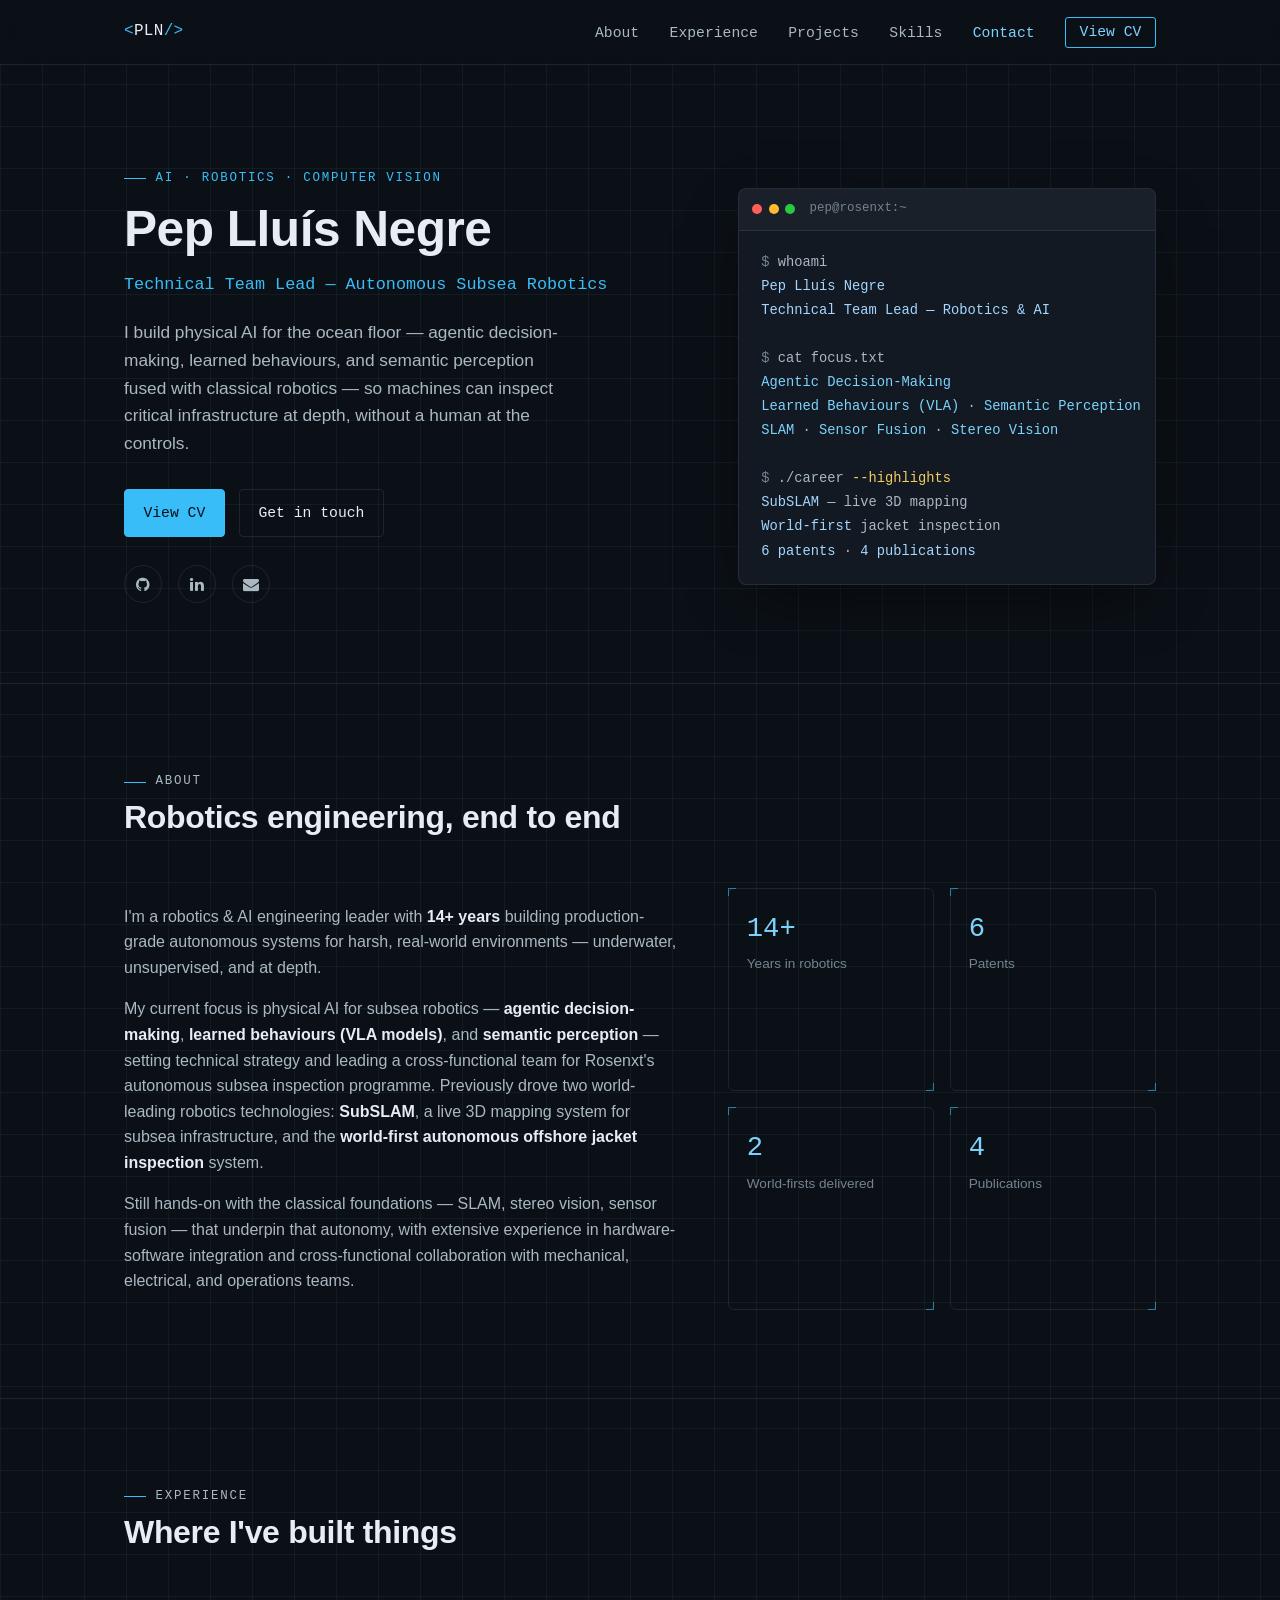
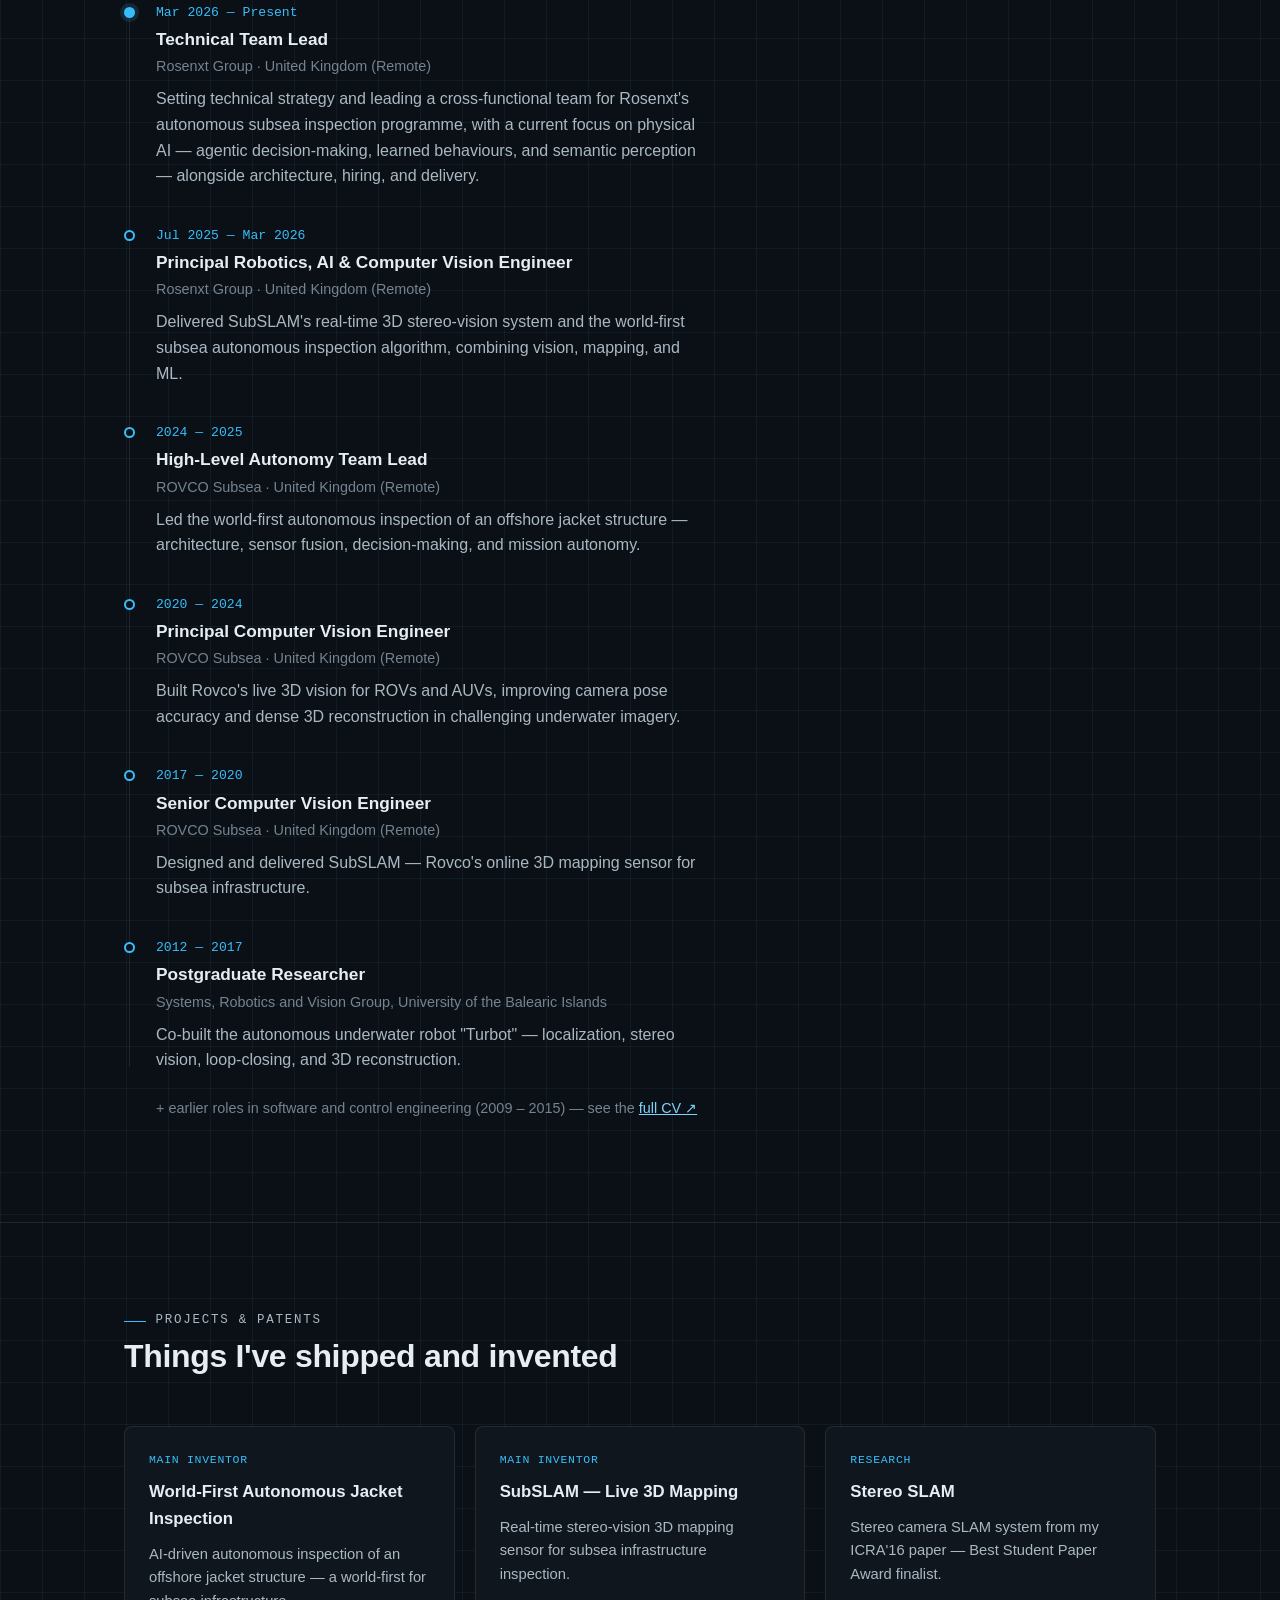
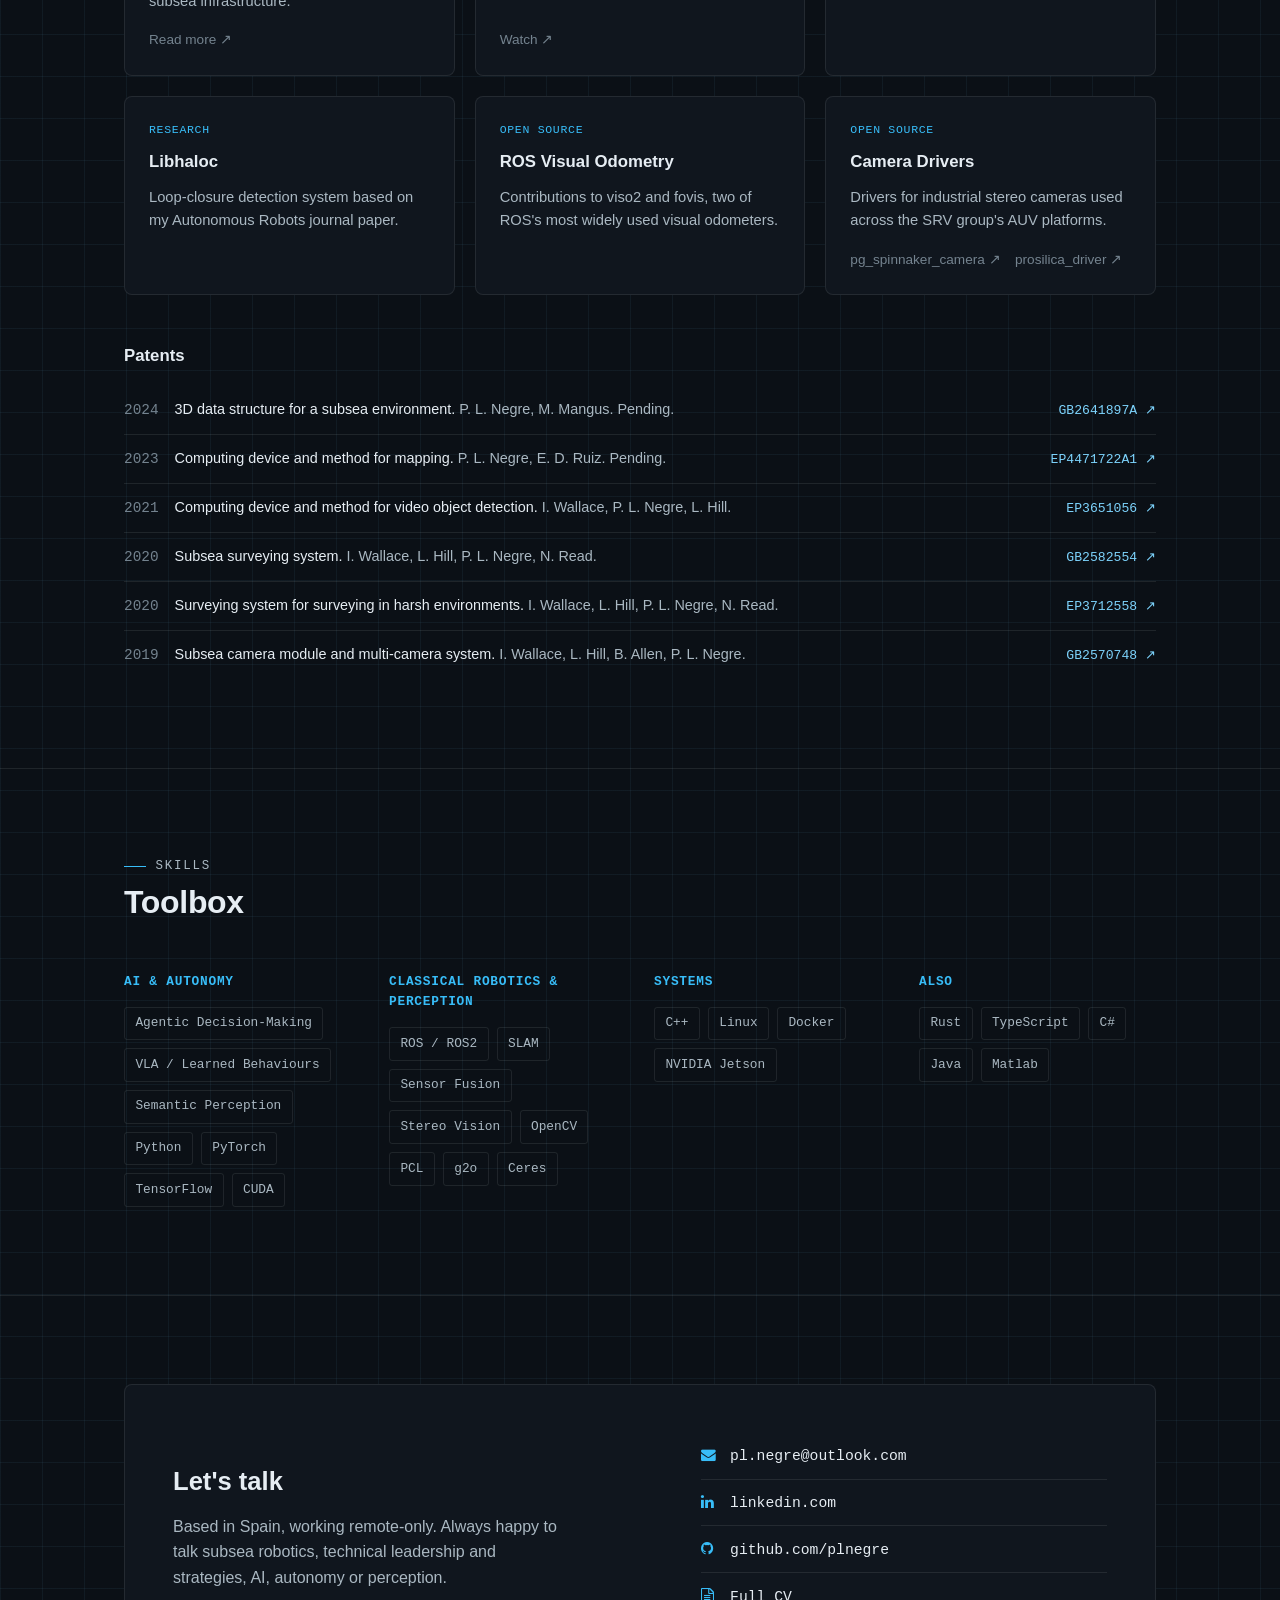
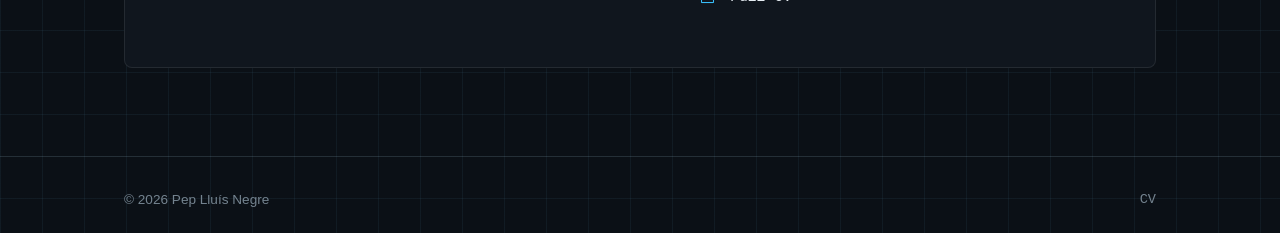
<file: index.html>
<!DOCTYPE html>
<html lang="en">
<head>
  <meta charset="UTF-8" />
  <meta http-equiv="X-UA-Compatible" content="IE=edge">
  <title>Pep Lluís Negre — Robotics, AI &amp; Computer Vision</title>
  <meta name="viewport" content="width=device-width, initial-scale=1, maximum-scale=1" />
  <meta name="description" content="Pep Lluís Negre — Robotics engineering leader. Autonomous subsea robotics, AI, SLAM, and computer vision." />
  <meta name="keywords" content="plnegre, robotics, computer vision, underwater robotics, SLAM, autonomy, AI" />
  <meta name="author" content="Pep Lluís Negre" />
  <link rel="icon" href="favicon.ico">

  <link rel="stylesheet" href="css/font-awesome.css">
  <link rel="stylesheet" href="css/site.css">
</head>
<body>

  <!-- Nav -->
  <nav class="nav">
    <div class="container">
      <a class="brand" href="#home"><span class="bracket">&lt;</span>PLN<span class="bracket">/&gt;</span></a>
      <button class="nav-toggle" aria-label="Toggle menu"><i class="fa fa-bars"></i></button>
      <ul class="nav-links">
        <li><a href="#about">About</a></li>
        <li><a href="#experience">Experience</a></li>
        <li><a href="#projects">Projects</a></li>
        <li><a href="#skills">Skills</a></li>
        <li><a href="#contact">Contact</a></li>
        <li><a class="cta" href="cv/index.html">View CV</a></li>
      </ul>
    </div>
  </nav>

  <!-- Hero -->
  <section id="home" class="hero">
    <div class="container">
      <div class="reveal in">
        <p class="eyebrow">AI · Robotics · Computer Vision</p>
        <h1>Pep Lluís Negre</h1>
        <p class="role">Technical Team Lead — Autonomous Subsea Robotics</p>
        <p class="lede">I build physical AI for the ocean floor — agentic decision-making, learned behaviours, and semantic perception fused with classical robotics — so machines can inspect critical infrastructure at depth, without a human at the controls.</p>
        <div class="btn-row">
          <a class="btn btn-primary" href="cv/index.html">View CV</a>
          <a class="btn btn-ghost" href="#contact">Get in touch</a>
        </div>
        <div class="social-row">
          <a href="https://github.com/plnegre" target="_blank" title="GitHub"><i class="fa fa-github"></i></a>
          <a href="https://www.linkedin.com/in/pep-lluis-n-a2674336/" target="_blank" title="LinkedIn"><i class="fa fa-linkedin"></i></a>
          <a href="mailto:pl.negre@outlook.com" title="Email"><i class="fa fa-envelope"></i></a>
        </div>
      </div>

      <div class="reveal in">
        <div class="term">
          <div class="term-bar">
            <span class="term-dot"></span><span class="term-dot"></span><span class="term-dot"></span>
            <span class="term-title">pep@rosenxt:~</span>
          </div>
          <pre><span class="tok-com">$</span> whoami
<span class="tok-str">Pep Lluís Negre</span>
<span class="tok-str">Technical Team Lead — Robotics &amp; AI</span>

<span class="tok-com">$</span> cat focus.txt
<span class="tok-key">Agentic Decision-Making</span>
<span class="tok-key">Learned Behaviours (VLA)</span> · <span class="tok-key">Semantic Perception</span>
<span class="tok-key">SLAM</span> · <span class="tok-key">Sensor Fusion</span> · <span class="tok-key">Stereo Vision</span>

<span class="tok-com">$</span> ./career <span class="tok-fn">--highlights</span>
<span class="tok-str">SubSLAM</span> — live 3D mapping
<span class="tok-str">World-first</span> jacket inspection
<span class="tok-str">6 patents</span> · <span class="tok-str">4 publications</span></pre>
        </div>
      </div>
    </div>
  </section>

  <!-- About -->
  <section id="about">
    <div class="container">
      <div class="section-head reveal">
        <p class="eyebrow">About</p>
        <h2>Robotics engineering, end to end</h2>
      </div>

      <div class="about-grid reveal">
        <div>
          <p>I'm a robotics &amp; AI engineering leader with <strong>14+ years</strong> building production-grade autonomous systems for harsh, real-world environments — underwater, unsupervised, and at depth.</p>
          <p>My current focus is physical AI for subsea robotics — <strong>agentic decision-making</strong>, <strong>learned behaviours (VLA models)</strong>, and <strong>semantic perception</strong> — setting technical strategy and leading a cross-functional team for Rosenxt's autonomous subsea inspection programme. Previously drove two world-leading robotics technologies: <strong>SubSLAM</strong>, a live 3D mapping system for subsea infrastructure, and the <strong>world-first autonomous offshore jacket inspection</strong> system.</p>
          <p>Still hands-on with the classical foundations — SLAM, stereo vision, sensor fusion — that underpin that autonomy, with extensive experience in hardware-software integration and cross-functional collaboration with mechanical, electrical, and operations teams.</p>
        </div>

        <div class="stat-grid">
          <div class="stat"><span class="num">14+</span><span class="label">Years in robotics</span></div>
          <div class="stat"><span class="num">6</span><span class="label">Patents</span></div>
          <div class="stat"><span class="num">2</span><span class="label">World-firsts delivered</span></div>
          <div class="stat"><span class="num">4</span><span class="label">Publications</span></div>
        </div>
      </div>
    </div>
  </section>

  <!-- Experience -->
  <section id="experience">
    <div class="container">
      <div class="section-head reveal">
        <p class="eyebrow">Experience</p>
        <h2>Where I've built things</h2>
      </div>

      <div class="timeline reveal">
        <div class="tl-item current">
          <div class="tl-date">Mar 2026 — Present</div>
          <h3 class="tl-role">Technical Team Lead</h3>
          <div class="tl-org">Rosenxt Group · United Kingdom (Remote)</div>
          <p>Setting technical strategy and leading a cross-functional team for Rosenxt's autonomous subsea inspection programme, with a current focus on physical AI — agentic decision-making, learned behaviours, and semantic perception — alongside architecture, hiring, and delivery.</p>
        </div>

        <div class="tl-item">
          <div class="tl-date">Jul 2025 — Mar 2026</div>
          <h3 class="tl-role">Principal Robotics, AI &amp; Computer Vision Engineer</h3>
          <div class="tl-org">Rosenxt Group · United Kingdom (Remote)</div>
          <p>Delivered SubSLAM's real-time 3D stereo-vision system and the world-first subsea autonomous inspection algorithm, combining vision, mapping, and ML.</p>
        </div>

        <div class="tl-item">
          <div class="tl-date">2024 — 2025</div>
          <h3 class="tl-role">High-Level Autonomy Team Lead</h3>
          <div class="tl-org">ROVCO Subsea · United Kingdom (Remote)</div>
          <p>Led the world-first autonomous inspection of an offshore jacket structure — architecture, sensor fusion, decision-making, and mission autonomy.</p>
        </div>

        <div class="tl-item">
          <div class="tl-date">2020 — 2024</div>
          <h3 class="tl-role">Principal Computer Vision Engineer</h3>
          <div class="tl-org">ROVCO Subsea · United Kingdom (Remote)</div>
          <p>Built Rovco's live 3D vision for ROVs and AUVs, improving camera pose accuracy and dense 3D reconstruction in challenging underwater imagery.</p>
        </div>

        <div class="tl-item">
          <div class="tl-date">2017 — 2020</div>
          <h3 class="tl-role">Senior Computer Vision Engineer</h3>
          <div class="tl-org">ROVCO Subsea · United Kingdom (Remote)</div>
          <p>Designed and delivered SubSLAM — Rovco's online 3D mapping sensor for subsea infrastructure.</p>
        </div>

        <div class="tl-item">
          <div class="tl-date">2012 — 2017</div>
          <h3 class="tl-role">Postgraduate Researcher</h3>
          <div class="tl-org">Systems, Robotics and Vision Group, University of the Balearic Islands</div>
          <p>Co-built the autonomous underwater robot "Turbot" — localization, stereo vision, loop-closing, and 3D reconstruction.</p>
        </div>
      </div>

      <p class="timeline-more">+ earlier roles in software and control engineering (2009 – 2015) — see the <a href="cv/index.html">full CV ↗</a></p>
    </div>
  </section>

  <!-- Projects -->
  <section id="projects">
    <div class="container">
      <div class="section-head reveal">
        <p class="eyebrow">Projects &amp; Patents</p>
        <h2>Things I've shipped and invented</h2>
      </div>

      <div class="card-grid reveal">
        <div class="card">
          <span class="tag">Main Inventor</span>
          <h3><a href="https://www.offshore-energy.biz/worlds-first-ai-powered-autonomous-subsea-vehicle-changing-underwater-inspection-and-survey-game-video/" target="_blank">World-First Autonomous Jacket Inspection</a></h3>
          <p>AI-driven autonomous inspection of an offshore jacket structure — a world-first for subsea infrastructure.</p>
          <div class="links"><a href="https://www.offshore-energy.biz/worlds-first-ai-powered-autonomous-subsea-vehicle-changing-underwater-inspection-and-survey-game-video/" target="_blank">Read more ↗</a></div>
        </div>

        <div class="card">
          <span class="tag">Main Inventor</span>
          <h3><a href="https://youtu.be/R4PEVjXsoFY" target="_blank">SubSLAM — Live 3D Mapping</a></h3>
          <p>Real-time stereo-vision 3D mapping sensor for subsea infrastructure inspection.</p>
          <div class="links"><a href="https://youtu.be/R4PEVjXsoFY" target="_blank">Watch ↗</a></div>
        </div>

        <div class="card">
          <span class="tag">Research</span>
          <h3>Stereo SLAM</h3>
          <p>Stereo camera SLAM system from my ICRA'16 paper — Best Student Paper Award finalist.</p>
        </div>

        <div class="card">
          <span class="tag">Research</span>
          <h3>Libhaloc</h3>
          <p>Loop-closure detection system based on my Autonomous Robots journal paper.</p>
        </div>

        <div class="card">
          <span class="tag">Open Source</span>
          <h3>ROS Visual Odometry</h3>
          <p>Contributions to viso2 and fovis, two of ROS's most widely used visual odometers.</p>
        </div>

        <div class="card">
          <span class="tag">Open Source</span>
          <h3>Camera Drivers</h3>
          <p>Drivers for industrial stereo cameras used across the SRV group's AUV platforms.</p>
          <div class="links">
            <a href="https://github.com/srv/pg_spinnaker_camera" target="_blank">pg_spinnaker_camera ↗</a>
            <a href="https://github.com/srv/prosilica_driver" target="_blank">prosilica_driver ↗</a>
          </div>
        </div>
      </div>

      <div class="patents-block reveal">
        <h3>Patents</h3>
        <ul class="patents-list">
          <li>
            <span class="p-year">2024</span>
            <span class="p-title"><strong>3D data structure for a subsea environment.</strong> P. L. Negre, M. Mangus. Pending.</span>
            <a class="p-link" href="https://patents.google.com/patent/GB2641897A/en" target="_blank">GB2641897A ↗</a>
          </li>
          <li>
            <span class="p-year">2023</span>
            <span class="p-title"><strong>Computing device and method for mapping.</strong> P. L. Negre, E. D. Ruiz. Pending.</span>
            <a class="p-link" href="https://patentimages.storage.googleapis.com/57/5b/6b/83501447cbddb4/EP4471722A1.pdf" target="_blank">EP4471722A1 ↗</a>
          </li>
          <li>
            <span class="p-year">2021</span>
            <span class="p-title"><strong>Computing device and method for video object detection.</strong> I. Wallace, P. L. Negre, L. Hill.</span>
            <a class="p-link" href="https://register.epo.org/application?number=EP18204705&amp;tab=main" target="_blank">EP3651056 ↗</a>
          </li>
          <li>
            <span class="p-year">2020</span>
            <span class="p-title"><strong>Subsea surveying system.</strong> I. Wallace, L. Hill, P. L. Negre, N. Read.</span>
            <a class="p-link" href="GB2582554.pdf" target="_blank">GB2582554 ↗</a>
          </li>
          <li>
            <span class="p-year">2020</span>
            <span class="p-title"><strong>Surveying system for surveying in harsh environments.</strong> I. Wallace, L. Hill, P. L. Negre, N. Read.</span>
            <a class="p-link" href="EP3712558A1.pdf" target="_blank">EP3712558 ↗</a>
          </li>
          <li>
            <span class="p-year">2019</span>
            <span class="p-title"><strong>Subsea camera module and multi-camera system.</strong> I. Wallace, L. Hill, B. Allen, P. L. Negre.</span>
            <a class="p-link" href="https://www.ipo.gov.uk/p-ipsum/Case/PublicationNumber/GB2570748" target="_blank">GB2570748 ↗</a>
          </li>
        </ul>
      </div>
    </div>
  </section>

  <!-- Skills -->
  <section id="skills">
    <div class="container">
      <div class="section-head reveal">
        <p class="eyebrow">Skills</p>
        <h2>Toolbox</h2>
      </div>

      <div class="skills-grid reveal">
        <div class="skill-col">
          <h4>AI &amp; Autonomy</h4>
          <div class="pill-list">
            <span class="pill">Agentic Decision-Making</span>
            <span class="pill">VLA / Learned Behaviours</span>
            <span class="pill">Semantic Perception</span>
            <span class="pill">Python</span>
            <span class="pill">PyTorch</span>
            <span class="pill">TensorFlow</span>
            <span class="pill">CUDA</span>
          </div>
        </div>

        <div class="skill-col">
          <h4>Classical Robotics &amp; Perception</h4>
          <div class="pill-list">
            <span class="pill">ROS / ROS2</span>
            <span class="pill">SLAM</span>
            <span class="pill">Sensor Fusion</span>
            <span class="pill">Stereo Vision</span>
            <span class="pill">OpenCV</span>
            <span class="pill">PCL</span>
            <span class="pill">g2o</span>
            <span class="pill">Ceres</span>
          </div>
        </div>

        <div class="skill-col">
          <h4>Systems</h4>
          <div class="pill-list">
            <span class="pill">C++</span>
            <span class="pill">Linux</span>
            <span class="pill">Docker</span>
            <span class="pill">NVIDIA Jetson</span>
          </div>
        </div>

        <div class="skill-col">
          <h4>Also</h4>
          <div class="pill-list">
            <span class="pill">Rust</span>
            <span class="pill">TypeScript</span>
            <span class="pill">C#</span>
            <span class="pill">Java</span>
            <span class="pill">Matlab</span>
          </div>
        </div>
      </div>
    </div>
  </section>

  <!-- Contact -->
  <section id="contact">
    <div class="container">
      <div class="contact-panel reveal">
        <div>
          <h2>Let's talk</h2>
          <p>Based in Spain, working remote-only. Always happy to talk subsea robotics, technical leadership and strategies, AI, autonomy or perception.</p>
        </div>
        <ul class="contact-list">
          <li><a href="mailto:pl.negre@outlook.com"><i class="fa fa-envelope"></i> pl.negre@outlook.com</a></li>
          <li><a href="https://www.linkedin.com/in/pep-lluis-n-a2674336/" target="_blank"><i class="fa fa-linkedin"></i> linkedin.com</a></li>
          <li><a href="https://github.com/plnegre" target="_blank"><i class="fa fa-github"></i> github.com/plnegre</a></li>
          <li><a href="cv/index.html"><i class="fa fa-file-text-o"></i> Full CV</a></li>
        </ul>
      </div>
    </div>
  </section>

  <footer>
    <div class="container">
      <span>© 2026 Pep Lluís Negre</span>
      <a href="cv/index.html">CV</a>
    </div>
  </footer>

  <script src="js/site.js"></script>
</body>
</html>
</file>
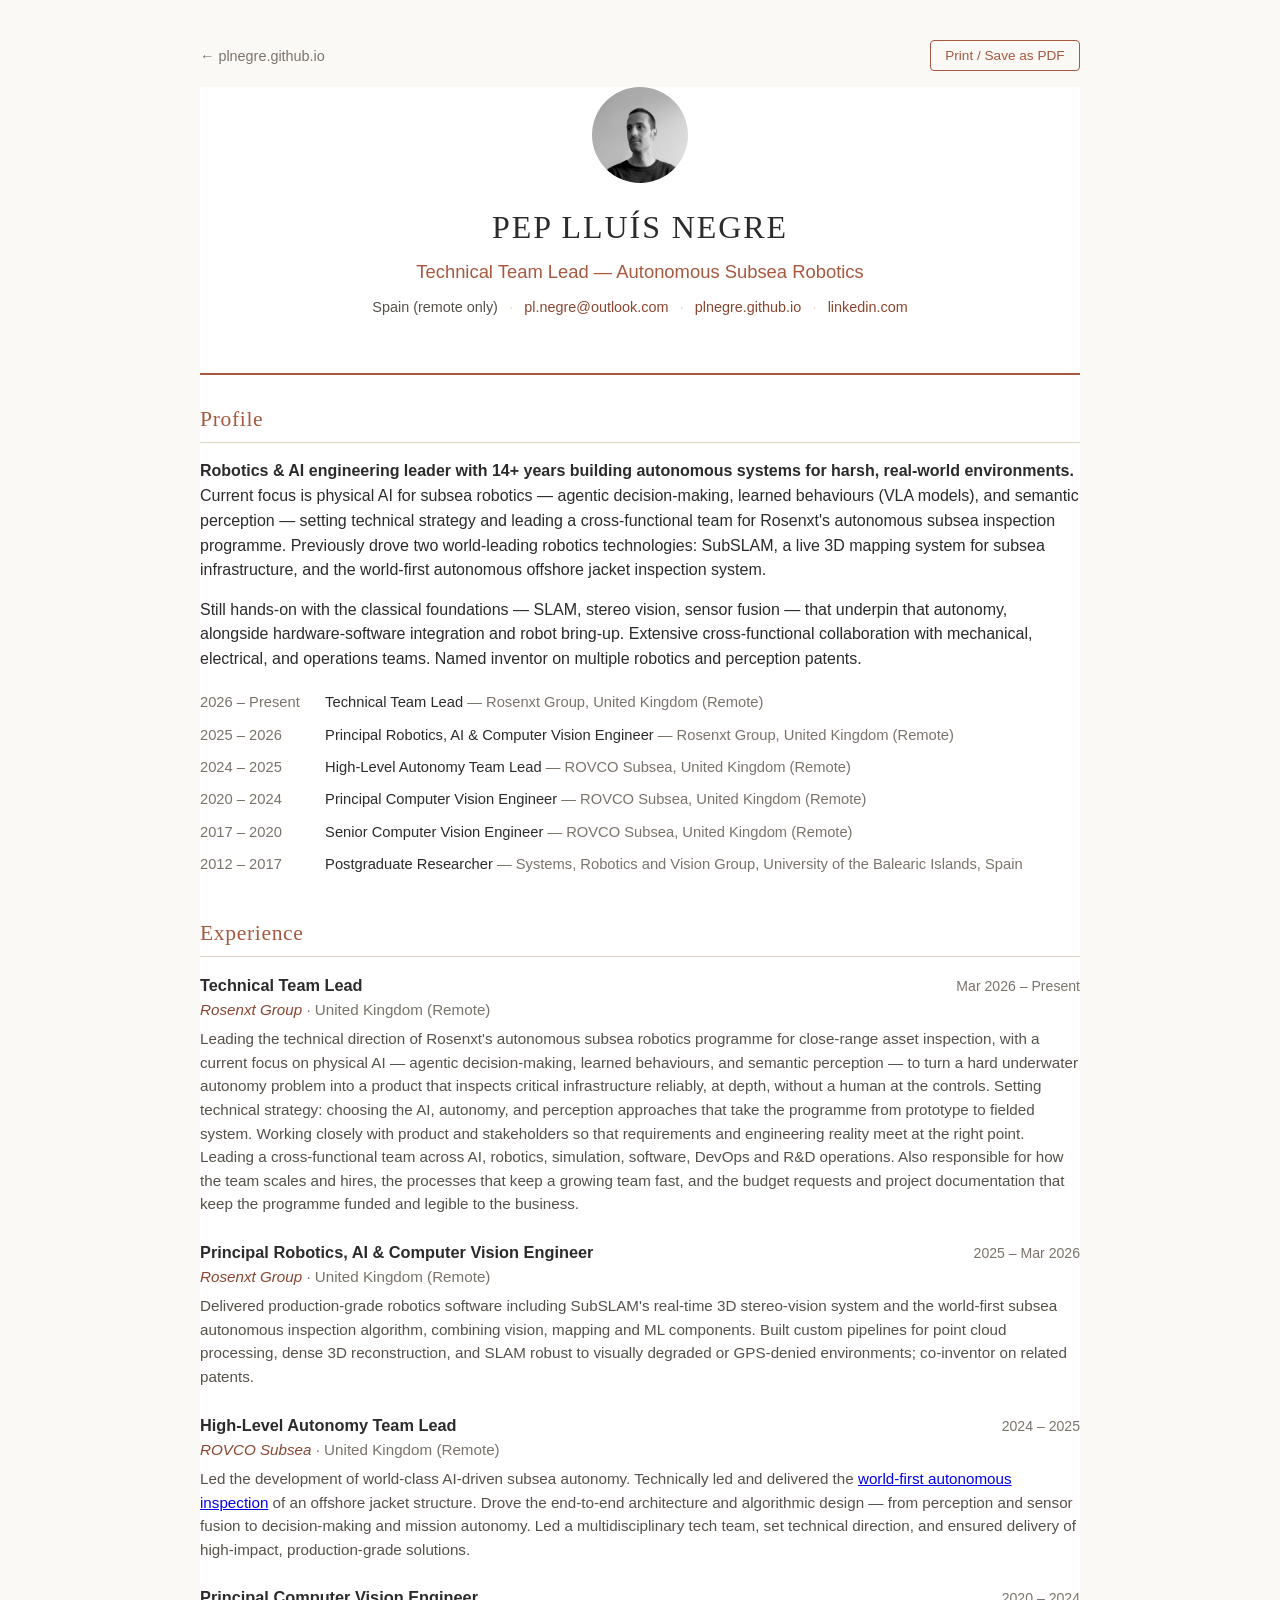
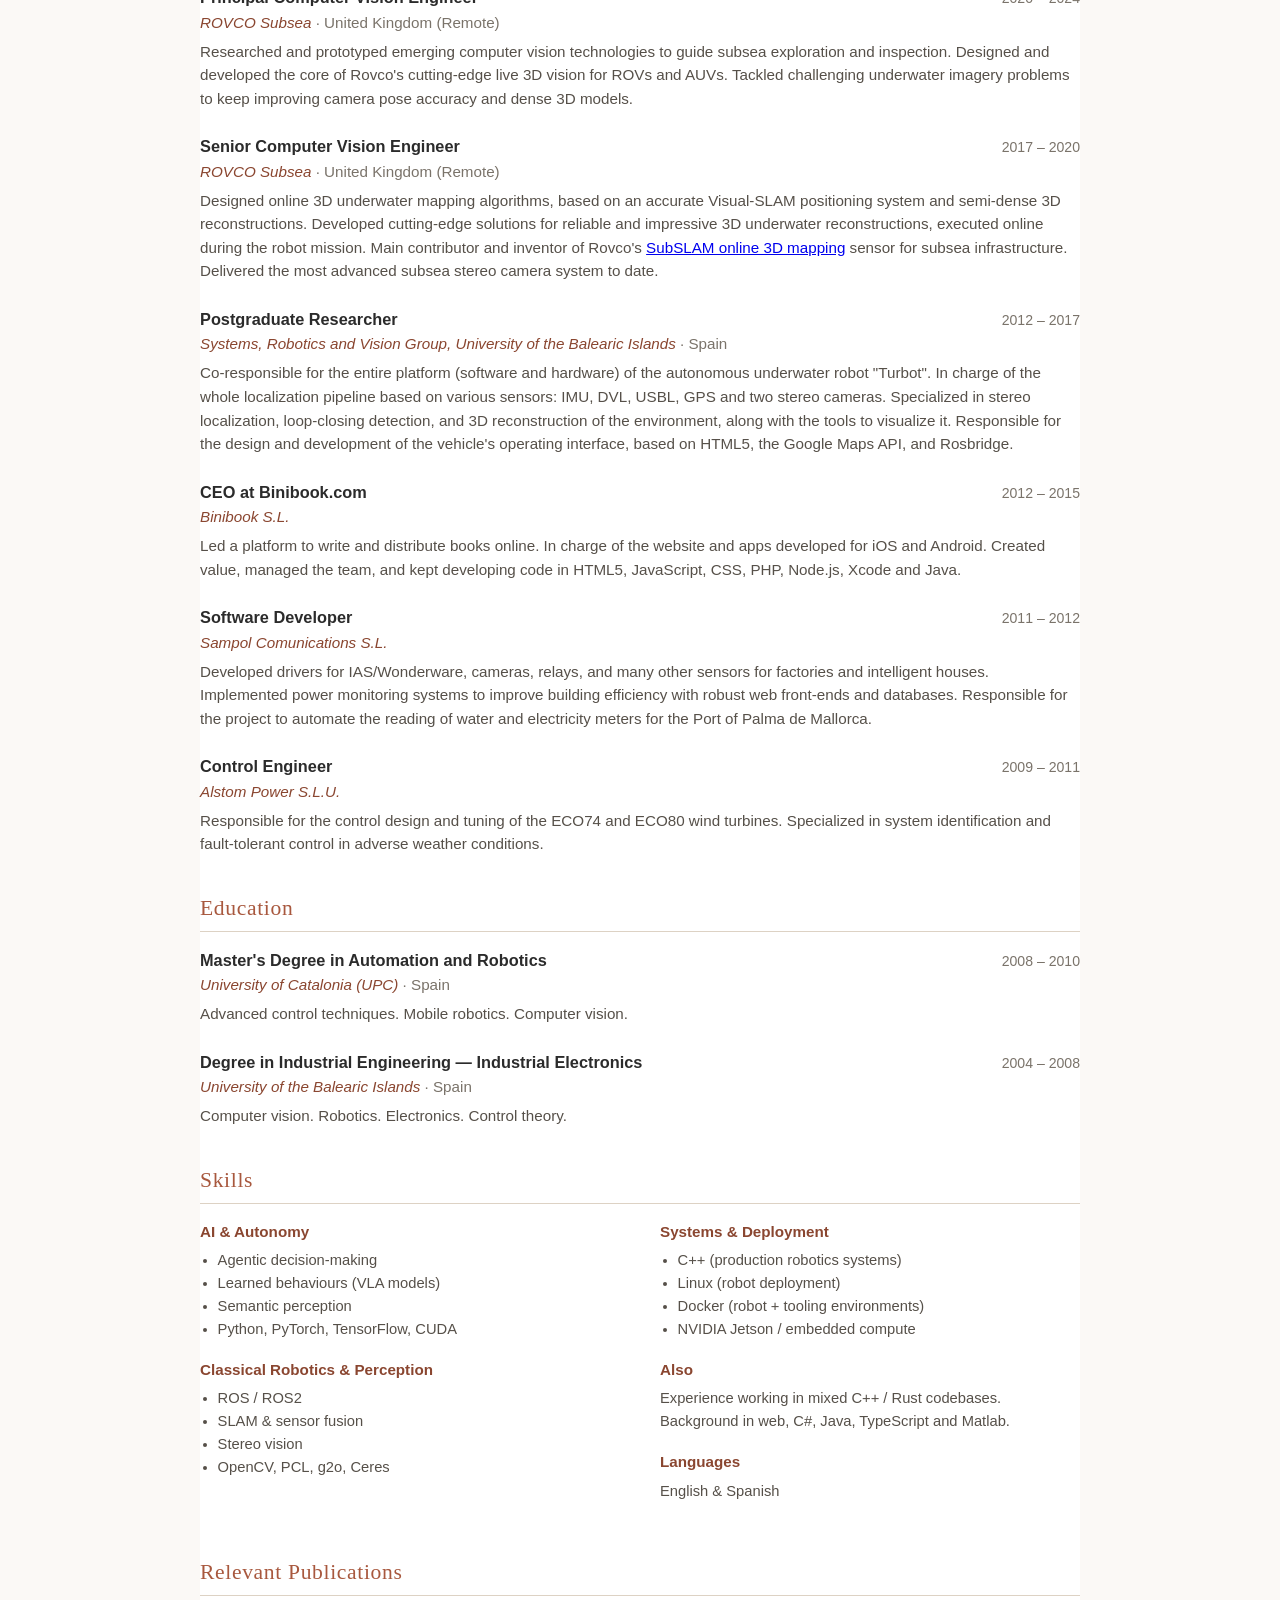
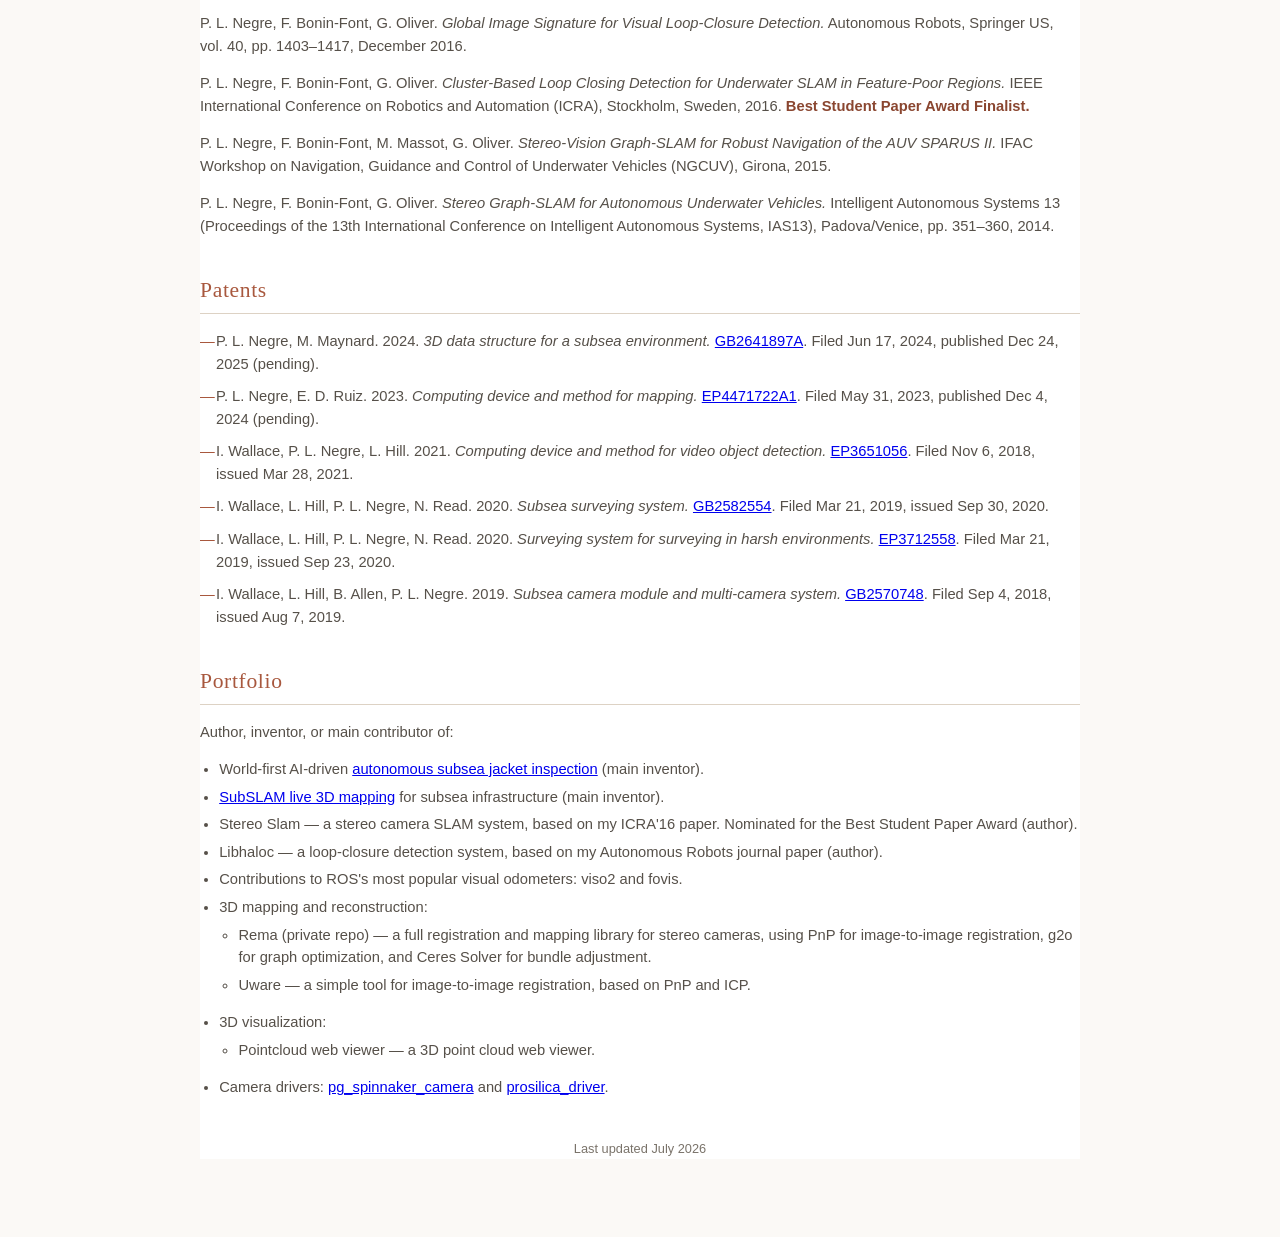
<file: cv/index.html>
<!DOCTYPE html>
<html lang="en">
<head>
<meta charset="UTF-8" />
<meta http-equiv="X-UA-Compatible" content="IE=edge">
<title>Pep Lluís Negre — CV</title>
<meta name="viewport" content="width=device-width, initial-scale=1, maximum-scale=1" />
<meta name="description" content="Pep Lluís Negre — Curriculum Vitae. Robotics, AI & Computer Vision engineering leader." />
<meta name="keywords" content="plnegre, CV, resume, robotics, computer vision, underwater robotics, SLAM, autonomy" />
<meta name="author" content="Pep Lluís Negre" />
<link rel="icon" href="../favicon.ico">
<style>
  :root{
    --accent: #a8583e;
    --accent-dark: #8a4630;
    --ink: #2b2b2b;
    --ink-soft: #565049;
    --muted: #7a736a;
    --rule: #ddd2c4;
    --bg: #fbf9f6;
    --bg-card: #ffffff;
    --link: #8a4630;
    --max-width: 880px;
  }

  @media (prefers-color-scheme: dark){
    :root{
      --ink: #ece7e0;
      --ink-soft: #cfc7bb;
      --muted: #a79d8f;
      --rule: #4a4038;
      --bg: #1c1815;
      --bg-card: #221d19;
      --link: #e0947c;
      --accent: #e0947c;
      --accent-dark: #d98368;
    }
  }
  :root[data-theme="dark"]{
    --ink: #ece7e0;
    --ink-soft: #cfc7bb;
    --muted: #a79d8f;
    --rule: #4a4038;
    --bg: #1c1815;
    --bg-card: #221d19;
    --link: #e0947c;
    --accent: #e0947c;
    --accent-dark: #d98368;
  }
  :root[data-theme="light"]{
    --accent: #a8583e;
    --accent-dark: #8a4630;
    --ink: #2b2b2b;
    --ink-soft: #565049;
    --muted: #7a736a;
    --rule: #ddd2c4;
    --bg: #fbf9f6;
    --bg-card: #ffffff;
    --link: #8a4630;
  }

  *{ box-sizing: border-box; }

  body{
    margin: 0;
    padding: 2.5rem 1.25rem 4rem;
    background: var(--bg);
    color: var(--ink);
    font-family: -apple-system, "Segoe UI", Helvetica, Arial, sans-serif;
    line-height: 1.55;
  }

  .cv{
    max-width: var(--max-width);
    margin: 0 auto;
    background: var(--bg-card);
  }

  .toolbar{
    max-width: var(--max-width);
    margin: 0 auto 1rem;
    display: flex;
    justify-content: space-between;
    align-items: center;
    gap: 1rem;
  }
  .toolbar a{ color: var(--muted); text-decoration: none; font-size: 0.9rem; }
  .toolbar a:hover{ color: var(--link); }
  .print-btn{
    border: 1px solid var(--accent);
    color: var(--accent);
    background: transparent;
    padding: 0.45rem 0.9rem;
    border-radius: 4px;
    font-size: 0.85rem;
    cursor: pointer;
  }
  .print-btn:hover{ background: var(--accent); color: #fff; }

  header.masthead{
    text-align: center;
    padding-bottom: 1.25rem;
  }
  .masthead img.avatar{
    width: 96px;
    height: 96px;
    border-radius: 50%;
    object-fit: cover;
    margin-bottom: 0.75rem;
    filter: grayscale(15%);
  }
  h1.name{
    font-family: Georgia, "Times New Roman", serif;
    font-weight: 400;
    letter-spacing: 0.06em;
    font-size: 2rem;
    margin: 0 0 0.35rem;
    color: var(--ink);
  }
  .headline{
    color: var(--accent);
    font-size: 1.15rem;
    margin: 0 0 0.6rem;
  }
  .contact-line{
    font-size: 0.9rem;
    color: var(--ink-soft);
  }
  .contact-line a{ color: var(--link); text-decoration: none; }
  .contact-line a:hover{ text-decoration: underline; }
  .contact-line .sep{ color: var(--rule); margin: 0 0.5em; }

  hr.rule{
    border: none;
    border-top: 2px solid var(--accent);
    margin: 1.25rem 0 1.75rem;
  }

  h2.section-title{
    font-family: Georgia, "Times New Roman", serif;
    font-weight: 400;
    color: var(--accent);
    font-size: 1.35rem;
    letter-spacing: 0.03em;
    border-bottom: 1px solid var(--rule);
    padding-bottom: 0.35rem;
    margin: 2.25rem 0 1rem;
  }
  section:first-of-type h2.section-title{ margin-top: 0; }

  p{ margin: 0 0 0.9rem; }

  .quick-roles{
    width: 100%;
    border-collapse: collapse;
    font-size: 0.92rem;
    margin-bottom: 0.5rem;
  }
  .quick-roles td{ padding: 0.3rem 0.5rem 0.3rem 0; vertical-align: top; }
  .quick-roles td.date{ white-space: nowrap; color: var(--muted); width: 8.5em; }
  .quick-roles td.role{ color: var(--ink); }
  .quick-roles td.role .company{ color: var(--muted); }

  .entry{ margin-bottom: 1.5rem; }
  .entry:last-child{ margin-bottom: 0; }
  .entry-head{
    display: flex;
    flex-wrap: wrap;
    justify-content: space-between;
    align-items: baseline;
    gap: 0.25rem 1rem;
  }
  .entry-title{ font-weight: 700; font-size: 1.02rem; color: var(--ink); }
  .entry-date{ color: var(--muted); font-size: 0.88rem; white-space: nowrap; }
  .entry-org{ color: var(--link); font-style: italic; font-size: 0.95rem; margin-bottom: 0.35rem; }
  .entry-org .loc{ color: var(--muted); font-style: normal; }
  .entry p{ font-size: 0.95rem; color: var(--ink-soft); }

  .cols{
    display: grid;
    grid-template-columns: 1fr 1fr;
    gap: 0 2.5rem;
  }
  @media (max-width: 620px){
    .cols{ grid-template-columns: 1fr; }
  }

  .skill-group{ margin-bottom: 1.1rem; }
  .skill-group h4{
    margin: 0 0 0.35rem;
    font-size: 0.95rem;
    color: var(--accent-dark);
  }
  .skill-group ul{ margin: 0; padding-left: 1.1rem; font-size: 0.92rem; color: var(--ink-soft); }
  .skill-group p{ font-size: 0.92rem; color: var(--ink-soft); }

  .pub{
    font-size: 0.92rem;
    color: var(--ink-soft);
    margin-bottom: 0.9rem;
  }
  .pub .award{ font-weight: 700; color: var(--accent-dark); }

  ul.patents{ list-style: none; margin: 0; padding: 0; font-size: 0.92rem; color: var(--ink-soft); }
  ul.patents li{ margin-bottom: 0.6rem; padding-left: 1rem; position: relative; }
  ul.patents li::before{ content: "—"; position: absolute; left: 0; color: var(--accent); }

  .portfolio-list{ font-size: 0.92rem; color: var(--ink-soft); }
  .portfolio-list ul{ padding-left: 1.2rem; margin: 0.3rem 0 0.9rem; }
  .portfolio-list li{ margin-bottom: 0.3rem; }
  .portfolio-list ul ul{ margin-top: 0.3rem; }

  footer.cv-footer{
    text-align: center;
    color: var(--muted);
    font-size: 0.8rem;
    margin-top: 2.5rem;
  }

  @media print{
    body{ padding: 0; background: #fff; }
    .toolbar{ display: none; }
    .cv{ max-width: 100%; }
    a{ color: inherit !important; text-decoration: none !important; }
    :root{
      --ink: #2b2b2b;
      --ink-soft: #444;
      --muted: #666;
      --rule: #ccc;
      --bg: #fff;
      --bg-card: #fff;
      --accent: #a8583e;
      --accent-dark: #8a4630;
    }
  }
</style>
</head>
<body>

  <div class="toolbar">
    <a href="../index.html">← plnegre.github.io</a>
    <button class="print-btn" onclick="window.print()">Print / Save as PDF</button>
  </div>

  <div class="cv">

    <header class="masthead">
      <img class="avatar" src="../images/my_photo_25.jpeg" alt="Pep Lluís Negre">
      <h1 class="name">PEP LLUÍS NEGRE</h1>
      <p class="headline">Technical Team Lead — Autonomous Subsea Robotics</p>
      <p class="contact-line">
        Spain (remote only)
        <span class="sep">·</span>
        <a href="mailto:pl.negre@outlook.com">pl.negre@outlook.com</a>
        <span class="sep">·</span>
        <a href="https://plnegre.github.io" target="_blank">plnegre.github.io</a>
        <span class="sep">·</span>
        <a href="https://www.linkedin.com/in/pep-lluis-n-a2674336/" target="_blank">linkedin.com</a>
      </p>
    </header>

    <hr class="rule">

    <section>
      <h2 class="section-title">Profile</h2>

      <p><strong>Robotics &amp; AI engineering leader with 14+ years building autonomous systems for harsh, real-world environments.</strong> Current focus is physical AI for subsea robotics — agentic decision-making, learned behaviours (VLA models), and semantic perception — setting technical strategy and leading a cross-functional team for Rosenxt's autonomous subsea inspection programme. Previously drove two world-leading robotics technologies: SubSLAM, a live 3D mapping system for subsea infrastructure, and the world-first autonomous offshore jacket inspection system.</p>

      <p>Still hands-on with the classical foundations — SLAM, stereo vision, sensor fusion — that underpin that autonomy, alongside hardware-software integration and robot bring-up. Extensive cross-functional collaboration with mechanical, electrical, and operations teams. Named inventor on multiple robotics and perception patents.</p>

      <table class="quick-roles">
        <tr><td class="date">2026 – Present</td><td class="role">Technical Team Lead <span class="company">— Rosenxt Group, United Kingdom (Remote)</span></td></tr>
        <tr><td class="date">2025 – 2026</td><td class="role">Principal Robotics, AI &amp; Computer Vision Engineer <span class="company">— Rosenxt Group, United Kingdom (Remote)</span></td></tr>
        <tr><td class="date">2024 – 2025</td><td class="role">High-Level Autonomy Team Lead <span class="company">— ROVCO Subsea, United Kingdom (Remote)</span></td></tr>
        <tr><td class="date">2020 – 2024</td><td class="role">Principal Computer Vision Engineer <span class="company">— ROVCO Subsea, United Kingdom (Remote)</span></td></tr>
        <tr><td class="date">2017 – 2020</td><td class="role">Senior Computer Vision Engineer <span class="company">— ROVCO Subsea, United Kingdom (Remote)</span></td></tr>
        <tr><td class="date">2012 – 2017</td><td class="role">Postgraduate Researcher <span class="company">— Systems, Robotics and Vision Group, University of the Balearic Islands, Spain</span></td></tr>
      </table>
    </section>

    <section>
      <h2 class="section-title">Experience</h2>

      <div class="entry">
        <div class="entry-head">
          <span class="entry-title">Technical Team Lead</span>
          <span class="entry-date">Mar 2026 – Present</span>
        </div>
        <div class="entry-org">Rosenxt Group <span class="loc">· United Kingdom (Remote)</span></div>
        <p>Leading the technical direction of Rosenxt's autonomous subsea robotics programme for close-range asset inspection, with a current focus on physical AI — agentic decision-making, learned behaviours, and semantic perception — to turn a hard underwater autonomy problem into a product that inspects critical infrastructure reliably, at depth, without a human at the controls. Setting technical strategy: choosing the AI, autonomy, and perception approaches that take the programme from prototype to fielded system. Working closely with product and stakeholders so that requirements and engineering reality meet at the right point. Leading a cross-functional team across AI, robotics, simulation, software, DevOps and R&amp;D operations. Also responsible for how the team scales and hires, the processes that keep a growing team fast, and the budget requests and project documentation that keep the programme funded and legible to the business.</p>
      </div>

      <div class="entry">
        <div class="entry-head">
          <span class="entry-title">Principal Robotics, AI &amp; Computer Vision Engineer</span>
          <span class="entry-date">2025 – Mar 2026</span>
        </div>
        <div class="entry-org">Rosenxt Group <span class="loc">· United Kingdom (Remote)</span></div>
        <p>Delivered production-grade robotics software including SubSLAM's real-time 3D stereo-vision system and the world-first subsea autonomous inspection algorithm, combining vision, mapping and ML components. Built custom pipelines for point cloud processing, dense 3D reconstruction, and SLAM robust to visually degraded or GPS-denied environments; co-inventor on related patents.</p>
      </div>

      <div class="entry">
        <div class="entry-head">
          <span class="entry-title">High-Level Autonomy Team Lead</span>
          <span class="entry-date">2024 – 2025</span>
        </div>
        <div class="entry-org">ROVCO Subsea <span class="loc">· United Kingdom (Remote)</span></div>
        <p>Led the development of world-class AI-driven subsea autonomy. Technically led and delivered the <a href="https://www.offshore-energy.biz/worlds-first-ai-powered-autonomous-subsea-vehicle-changing-underwater-inspection-and-survey-game-video/" target="_blank">world-first autonomous inspection</a> of an offshore jacket structure. Drove the end-to-end architecture and algorithmic design — from perception and sensor fusion to decision-making and mission autonomy. Led a multidisciplinary tech team, set technical direction, and ensured delivery of high-impact, production-grade solutions.</p>
      </div>

      <div class="entry">
        <div class="entry-head">
          <span class="entry-title">Principal Computer Vision Engineer</span>
          <span class="entry-date">2020 – 2024</span>
        </div>
        <div class="entry-org">ROVCO Subsea <span class="loc">· United Kingdom (Remote)</span></div>
        <p>Researched and prototyped emerging computer vision technologies to guide subsea exploration and inspection. Designed and developed the core of Rovco's cutting-edge live 3D vision for ROVs and AUVs. Tackled challenging underwater imagery problems to keep improving camera pose accuracy and dense 3D models.</p>
      </div>

      <div class="entry">
        <div class="entry-head">
          <span class="entry-title">Senior Computer Vision Engineer</span>
          <span class="entry-date">2017 – 2020</span>
        </div>
        <div class="entry-org">ROVCO Subsea <span class="loc">· United Kingdom (Remote)</span></div>
        <p>Designed online 3D underwater mapping algorithms, based on an accurate Visual-SLAM positioning system and semi-dense 3D reconstructions. Developed cutting-edge solutions for reliable and impressive 3D underwater reconstructions, executed online during the robot mission. Main contributor and inventor of Rovco's <a href="https://youtu.be/R4PEVjXsoFY" target="_blank">SubSLAM online 3D mapping</a> sensor for subsea infrastructure. Delivered the most advanced subsea stereo camera system to date.</p>
      </div>

      <div class="entry">
        <div class="entry-head">
          <span class="entry-title">Postgraduate Researcher</span>
          <span class="entry-date">2012 – 2017</span>
        </div>
        <div class="entry-org">Systems, Robotics and Vision Group, University of the Balearic Islands <span class="loc">· Spain</span></div>
        <p>Co-responsible for the entire platform (software and hardware) of the autonomous underwater robot "Turbot". In charge of the whole localization pipeline based on various sensors: IMU, DVL, USBL, GPS and two stereo cameras. Specialized in stereo localization, loop-closing detection, and 3D reconstruction of the environment, along with the tools to visualize it. Responsible for the design and development of the vehicle's operating interface, based on HTML5, the Google Maps API, and Rosbridge.</p>
      </div>

      <div class="entry">
        <div class="entry-head">
          <span class="entry-title">CEO at Binibook.com</span>
          <span class="entry-date">2012 – 2015</span>
        </div>
        <div class="entry-org">Binibook S.L.</div>
        <p>Led a platform to write and distribute books online. In charge of the website and apps developed for iOS and Android. Created value, managed the team, and kept developing code in HTML5, JavaScript, CSS, PHP, Node.js, Xcode and Java.</p>
      </div>

      <div class="entry">
        <div class="entry-head">
          <span class="entry-title">Software Developer</span>
          <span class="entry-date">2011 – 2012</span>
        </div>
        <div class="entry-org">Sampol Comunications S.L.</div>
        <p>Developed drivers for IAS/Wonderware, cameras, relays, and many other sensors for factories and intelligent houses. Implemented power monitoring systems to improve building efficiency with robust web front-ends and databases. Responsible for the project to automate the reading of water and electricity meters for the Port of Palma de Mallorca.</p>
      </div>

      <div class="entry">
        <div class="entry-head">
          <span class="entry-title">Control Engineer</span>
          <span class="entry-date">2009 – 2011</span>
        </div>
        <div class="entry-org">Alstom Power S.L.U.</div>
        <p>Responsible for the control design and tuning of the ECO74 and ECO80 wind turbines. Specialized in system identification and fault-tolerant control in adverse weather conditions.</p>
      </div>
    </section>

    <section>
      <h2 class="section-title">Education</h2>

      <div class="entry">
        <div class="entry-head">
          <span class="entry-title">Master's Degree in Automation and Robotics</span>
          <span class="entry-date">2008 – 2010</span>
        </div>
        <div class="entry-org">University of Catalonia (UPC) <span class="loc">· Spain</span></div>
        <p>Advanced control techniques. Mobile robotics. Computer vision.</p>
      </div>

      <div class="entry">
        <div class="entry-head">
          <span class="entry-title">Degree in Industrial Engineering — Industrial Electronics</span>
          <span class="entry-date">2004 – 2008</span>
        </div>
        <div class="entry-org">University of the Balearic Islands <span class="loc">· Spain</span></div>
        <p>Computer vision. Robotics. Electronics. Control theory.</p>
      </div>
    </section>

    <section>
      <h2 class="section-title">Skills</h2>
      <div class="cols">
        <div>
          <div class="skill-group">
            <h4>AI &amp; Autonomy</h4>
            <ul>
              <li>Agentic decision-making</li>
              <li>Learned behaviours (VLA models)</li>
              <li>Semantic perception</li>
              <li>Python, PyTorch, TensorFlow, CUDA</li>
            </ul>
          </div>

          <div class="skill-group">
            <h4>Classical Robotics &amp; Perception</h4>
            <ul>
              <li>ROS / ROS2</li>
              <li>SLAM &amp; sensor fusion</li>
              <li>Stereo vision</li>
              <li>OpenCV, PCL, g2o, Ceres</li>
            </ul>
          </div>
        </div>

        <div>
          <div class="skill-group">
            <h4>Systems &amp; Deployment</h4>
            <ul>
              <li>C++ (production robotics systems)</li>
              <li>Linux (robot deployment)</li>
              <li>Docker (robot + tooling environments)</li>
              <li>NVIDIA Jetson / embedded compute</li>
            </ul>
          </div>

          <div class="skill-group">
            <h4>Also</h4>
            <p>Experience working in mixed C++ / Rust codebases. Background in web, C#, Java, TypeScript and Matlab.</p>
          </div>

          <div class="skill-group">
            <h4>Languages</h4>
            <p>English &amp; Spanish</p>
          </div>
        </div>
      </div>
    </section>

    <section>
      <h2 class="section-title">Relevant Publications</h2>

      <p class="pub">P. L. Negre, F. Bonin-Font, G. Oliver. <em>Global Image Signature for Visual Loop-Closure Detection.</em> Autonomous Robots, Springer US, vol. 40, pp. 1403–1417, December 2016.</p>

      <p class="pub">P. L. Negre, F. Bonin-Font, G. Oliver. <em>Cluster-Based Loop Closing Detection for Underwater SLAM in Feature-Poor Regions.</em> IEEE International Conference on Robotics and Automation (ICRA), Stockholm, Sweden, 2016. <span class="award">Best Student Paper Award Finalist.</span></p>

      <p class="pub">P. L. Negre, F. Bonin-Font, M. Massot, G. Oliver. <em>Stereo-Vision Graph-SLAM for Robust Navigation of the AUV SPARUS II.</em> IFAC Workshop on Navigation, Guidance and Control of Underwater Vehicles (NGCUV), Girona, 2015.</p>

      <p class="pub">P. L. Negre, F. Bonin-Font, G. Oliver. <em>Stereo Graph-SLAM for Autonomous Underwater Vehicles.</em> Intelligent Autonomous Systems 13 (Proceedings of the 13th International Conference on Intelligent Autonomous Systems, IAS13), Padova/Venice, pp. 351–360, 2014.</p>
    </section>

    <section>
      <h2 class="section-title">Patents</h2>
      <ul class="patents">
        <li>P. L. Negre, M. Maynard. 2024. <em>3D data structure for a subsea environment.</em> <a href="https://patents.google.com/patent/GB2641897A/en" target="_blank">GB2641897A</a>. Filed Jun 17, 2024, published Dec 24, 2025 (pending).</li>
        <li>P. L. Negre, E. D. Ruiz. 2023. <em>Computing device and method for mapping.</em> <a href="https://patentimages.storage.googleapis.com/57/5b/6b/83501447cbddb4/EP4471722A1.pdf" target="_blank">EP4471722A1</a>. Filed May 31, 2023, published Dec 4, 2024 (pending).</li>
        <li>I. Wallace, P. L. Negre, L. Hill. 2021. <em>Computing device and method for video object detection.</em> <a href="https://register.epo.org/application?number=EP18204705&amp;tab=main" target="_blank">EP3651056</a>. Filed Nov 6, 2018, issued Mar 28, 2021.</li>
        <li>I. Wallace, L. Hill, P. L. Negre, N. Read. 2020. <em>Subsea surveying system.</em> <a href="../GB2582554.pdf" target="_blank">GB2582554</a>. Filed Mar 21, 2019, issued Sep 30, 2020.</li>
        <li>I. Wallace, L. Hill, P. L. Negre, N. Read. 2020. <em>Surveying system for surveying in harsh environments.</em> <a href="../EP3712558A1.pdf" target="_blank">EP3712558</a>. Filed Mar 21, 2019, issued Sep 23, 2020.</li>
        <li>I. Wallace, L. Hill, B. Allen, P. L. Negre. 2019. <em>Subsea camera module and multi-camera system.</em> <a href="https://www.ipo.gov.uk/p-ipsum/Case/PublicationNumber/GB2570748" target="_blank">GB2570748</a>. Filed Sep 4, 2018, issued Aug 7, 2019.</li>
      </ul>
    </section>

    <section>
      <h2 class="section-title">Portfolio</h2>
      <div class="portfolio-list">
        <p>Author, inventor, or main contributor of:</p>
        <ul>
          <li>World-first AI-driven <a href="https://www.offshore-energy.biz/worlds-first-ai-powered-autonomous-subsea-vehicle-changing-underwater-inspection-and-survey-game-video/" target="_blank">autonomous subsea jacket inspection</a> (main inventor).</li>
          <li><a href="https://youtu.be/R4PEVjXsoFY" target="_blank">SubSLAM live 3D mapping</a> for subsea infrastructure (main inventor).</li>
          <li>Stereo Slam — a stereo camera SLAM system, based on my ICRA'16 paper. Nominated for the Best Student Paper Award (author).</li>
          <li>Libhaloc — a loop-closure detection system, based on my Autonomous Robots journal paper (author).</li>
          <li>Contributions to ROS's most popular visual odometers: viso2 and fovis.</li>
          <li>3D mapping and reconstruction:
            <ul>
              <li>Rema (private repo) — a full registration and mapping library for stereo cameras, using PnP for image-to-image registration, g2o for graph optimization, and Ceres Solver for bundle adjustment.</li>
              <li>Uware — a simple tool for image-to-image registration, based on PnP and ICP.</li>
            </ul>
          </li>
          <li>3D visualization:
            <ul>
              <li>Pointcloud web viewer — a 3D point cloud web viewer.</li>
            </ul>
          </li>
          <li>Camera drivers: <a href="https://github.com/srv/pg_spinnaker_camera" target="_blank">pg_spinnaker_camera</a> and <a href="https://github.com/srv/prosilica_driver" target="_blank">prosilica_driver</a>.</li>
        </ul>
      </div>
    </section>

    <footer class="cv-footer">
      <p>Last updated July 2026</p>
    </footer>

  </div>

</body>
</html>
</file>
<file: css/site.css>
/* ---------------------------------------------------------
   Pep Lluís Negre — personal site
   Dark engineering / blueprint theme
--------------------------------------------------------- */

:root{
  --bg: #0b1016;
  --bg-alt: #10161e;
  --panel: #121922;
  --grid-line: rgba(125, 211, 252, 0.06);
  --grid-line-strong: rgba(125, 211, 252, 0.12);
  --border: rgba(230, 237, 243, 0.09);
  --ink: #e6edf3;
  --ink-soft: #aab8c2;
  --muted: #74838f;
  --accent: #38bdf8;
  --accent-soft: #7dd3fc;
  --accent-dim: rgba(56, 189, 248, 0.14);
  --mono: ui-monospace, "SF Mono", "Cascadia Code", "JetBrains Mono", Consolas, monospace;
  --sans: -apple-system, "Segoe UI", Helvetica, Arial, sans-serif;
  --max: 1080px;
}

*, *::before, *::after{ box-sizing: border-box; }
html{ scroll-behavior: smooth; }

body{
  margin: 0;
  background:
    linear-gradient(var(--grid-line) 1px, transparent 1px) 0 0 / 100% 42px,
    linear-gradient(90deg, var(--grid-line) 1px, transparent 1px) 0 0 / 42px 100%,
    var(--bg);
  color: var(--ink);
  font-family: var(--sans);
  line-height: 1.6;
  -webkit-font-smoothing: antialiased;
}

a{ color: var(--accent-soft); }

.container{
  max-width: var(--max);
  margin: 0 auto;
  padding: 0 1.5rem;
}

.mono{ font-family: var(--mono); }

.eyebrow{
  font-family: var(--mono);
  font-size: 0.78rem;
  letter-spacing: 0.14em;
  text-transform: uppercase;
  color: var(--accent);
  display: flex;
  align-items: center;
  gap: 0.6rem;
  margin: 0 0 0.75rem;
}
.eyebrow::before{
  content: "";
  width: 22px;
  height: 1px;
  background: var(--accent);
  display: inline-block;
}

/* ---------- Nav ---------- */
.nav{
  position: sticky;
  top: 0;
  z-index: 50;
  background: rgba(11, 16, 22, 0.82);
  backdrop-filter: blur(10px);
  border-bottom: 1px solid var(--border);
}
.nav .container{
  height: 64px;
  display: flex;
  align-items: center;
  justify-content: space-between;
}
.brand{
  font-family: var(--mono);
  font-size: 1rem;
  color: var(--ink);
  text-decoration: none;
  letter-spacing: 0.02em;
}
.brand .bracket{ color: var(--accent); }

.nav-links{
  display: flex;
  align-items: center;
  gap: 1.9rem;
  list-style: none;
  margin: 0;
  padding: 0;
}
.nav-links a{
  color: var(--ink-soft);
  text-decoration: none;
  font-size: 0.92rem;
  font-family: var(--mono);
  transition: color 0.15s ease;
}
.nav-links a:hover, .nav-links a.active{ color: var(--accent-soft); }
.nav-links a.cta{
  border: 1px solid var(--accent);
  color: var(--accent-soft);
  padding: 0.4rem 0.85rem;
  border-radius: 3px;
}
.nav-links a.cta:hover{ background: var(--accent-dim); }

.nav-toggle{
  display: none;
  background: none;
  border: 1px solid var(--border);
  border-radius: 4px;
  color: var(--ink);
  width: 38px;
  height: 38px;
  align-items: center;
  justify-content: center;
  font-size: 1rem;
}

@media (max-width: 780px){
  .nav-toggle{ display: flex; }
  .nav-links{
    position: absolute;
    top: 64px;
    left: 0;
    right: 0;
    background: var(--bg-alt);
    border-bottom: 1px solid var(--border);
    flex-direction: column;
    align-items: flex-start;
    gap: 0;
    padding: 0.5rem 1.5rem 1.25rem;
    display: none;
  }
  .nav-links.open{ display: flex; }
  .nav-links li{ width: 100%; }
  .nav-links a{ display: block; padding: 0.7rem 0; border-bottom: 1px solid var(--border); }
  .nav-links a.cta{ margin-top: 0.75rem; display: inline-block; border-bottom: 1px solid var(--accent); }
}

/* ---------- Hero ---------- */
.hero{
  padding: 6.5rem 0 5rem;
  position: relative;
  overflow: hidden;
}
.hero .container{
  display: grid;
  grid-template-columns: 1.15fr 0.85fr;
  gap: 3rem;
  align-items: center;
}
.hero .container > *{ min-width: 0; }
@media (max-width: 900px){
  .hero .container{ grid-template-columns: 1fr; }
}

.hero h1{
  font-size: clamp(2.1rem, 4.2vw, 3.1rem);
  line-height: 1.15;
  margin: 0 0 0.9rem;
  letter-spacing: -0.01em;
}
.hero h1 .hl{ color: var(--accent-soft); }
.hero .role{
  font-family: var(--mono);
  color: var(--accent);
  font-size: 1.05rem;
  margin: 0 0 1.25rem;
}
.hero p.lede{
  color: var(--ink-soft);
  font-size: 1.08rem;
  max-width: 46ch;
  margin: 0 0 2rem;
}

.btn-row{ display: flex; gap: 0.9rem; flex-wrap: wrap; align-items: center; }
.btn{
  display: inline-flex;
  align-items: center;
  gap: 0.5rem;
  padding: 0.7rem 1.15rem;
  border-radius: 4px;
  font-size: 0.92rem;
  text-decoration: none;
  font-family: var(--mono);
  border: 1px solid transparent;
  transition: all 0.15s ease;
}
.btn-primary{ background: var(--accent); color: #051017; border-color: var(--accent); }
.btn-primary:hover{ background: var(--accent-soft); }
.btn-ghost{ color: var(--ink); border-color: var(--border); }
.btn-ghost:hover{ border-color: var(--accent); color: var(--accent-soft); }

.social-row{ display: flex; gap: 1rem; margin-top: 1.75rem; }
.social-row a{
  width: 38px; height: 38px;
  display: inline-flex; align-items: center; justify-content: center;
  border: 1px solid var(--border);
  border-radius: 50%;
  color: var(--ink-soft);
  text-decoration: none;
  transition: all 0.15s ease;
}
.social-row a:hover{ color: var(--accent-soft); border-color: var(--accent); }

/* Terminal card */
.term{
  background: var(--panel);
  border: 1px solid var(--border);
  border-radius: 8px;
  overflow: hidden;
  box-shadow: 0 20px 60px -20px rgba(0,0,0,0.6);
}
.term-bar{
  display: flex;
  align-items: center;
  gap: 0.4rem;
  padding: 0.65rem 0.85rem;
  background: rgba(255,255,255,0.03);
  border-bottom: 1px solid var(--border);
}
.term-dot{ width: 10px; height: 10px; border-radius: 50%; background: #3a4450; }
.term-dot:nth-child(1){ background: #ff5f57; }
.term-dot:nth-child(2){ background: #febc2e; }
.term-dot:nth-child(3){ background: #28c840; }
.term-title{
  margin-left: 0.5rem;
  font-family: var(--mono);
  font-size: 0.78rem;
  color: var(--muted);
}
.term pre{
  margin: 0;
  padding: 1.25rem 1.4rem;
  font-family: var(--mono);
  font-size: 0.86rem;
  line-height: 1.75;
  color: var(--ink-soft);
  overflow-x: auto;
}
.term .tok-key{ color: var(--accent-soft); }
.term .tok-str{ color: #a5d6ff; }
.term .tok-com{ color: var(--muted); }
.term .tok-fn{ color: #f2cc60; }

/* ---------- Sections ---------- */
section{ padding: 5.5rem 0; border-top: 1px solid var(--border); }
section#home{ border-top: none; }

.section-head{ margin-bottom: 2.75rem; max-width: 60ch; }
.section-head h2{
  font-size: clamp(1.5rem, 2.6vw, 2rem);
  margin: 0 0 0.75rem;
  letter-spacing: -0.01em;
}
.section-head p{ color: var(--ink-soft); margin: 0; }

/* ---------- About ---------- */
.about-grid{
  display: grid;
  grid-template-columns: 1.3fr 1fr;
  gap: 3rem;
}
@media (max-width: 860px){ .about-grid{ grid-template-columns: 1fr; } }

.about-grid p{ color: var(--ink-soft); }
.about-grid strong{ color: var(--ink); }

.stat-grid{
  display: grid;
  grid-template-columns: 1fr 1fr;
  gap: 1rem;
}
.stat{
  border: 1px solid var(--border);
  border-radius: 6px;
  padding: 1.15rem 1.1rem;
  position: relative;
}
.stat::before, .stat::after{
  content: "";
  position: absolute;
  width: 8px; height: 8px;
  border: 1px solid var(--accent);
  opacity: 0.6;
}
.stat::before{ top: -1px; left: -1px; border-right: none; border-bottom: none; }
.stat::after{ bottom: -1px; right: -1px; border-left: none; border-top: none; }
.stat .num{
  font-family: var(--mono);
  font-size: 1.7rem;
  color: var(--accent-soft);
  display: block;
}
.stat .label{ color: var(--muted); font-size: 0.85rem; }

/* ---------- Experience timeline ---------- */
.timeline{ position: relative; padding-left: 2rem; }
.timeline::before{
  content: "";
  position: absolute;
  left: 5px; top: 6px; bottom: 6px;
  width: 1px;
  background: var(--border);
}
.tl-item{ position: relative; padding-bottom: 2.25rem; }
.tl-item:last-child{ padding-bottom: 0; }
.tl-item::before{
  content: "";
  position: absolute;
  left: -2rem; top: 5px;
  width: 11px; height: 11px;
  border-radius: 50%;
  background: var(--bg);
  border: 2px solid var(--accent);
}
.tl-item.current::before{ background: var(--accent); box-shadow: 0 0 0 4px var(--accent-dim); }
.tl-date{ font-family: var(--mono); color: var(--accent); font-size: 0.82rem; }
.tl-role{ font-size: 1.08rem; margin: 0.2rem 0 0.1rem; color: var(--ink); }
.tl-org{ color: var(--muted); font-size: 0.9rem; margin-bottom: 0.5rem; }
.tl-item p{ color: var(--ink-soft); margin: 0; max-width: 62ch; }

.timeline-more{
  margin-top: 1.5rem;
  padding-left: 2rem;
  font-size: 0.9rem;
  color: var(--muted);
}
.timeline-more a{ color: var(--accent-soft); }

/* ---------- Projects ---------- */
.card-grid{
  display: grid;
  grid-template-columns: repeat(3, 1fr);
  gap: 1.25rem;
}
@media (max-width: 900px){ .card-grid{ grid-template-columns: 1fr 1fr; } }
@media (max-width: 620px){ .card-grid{ grid-template-columns: 1fr; } }

.card{
  border: 1px solid var(--border);
  border-radius: 8px;
  padding: 1.5rem;
  background: var(--bg-alt);
  display: flex;
  flex-direction: column;
  gap: 0.6rem;
  transition: border-color 0.15s ease;
}
.card:hover{ border-color: var(--accent); }
.card .tag{
  font-family: var(--mono);
  font-size: 0.72rem;
  color: var(--accent);
  letter-spacing: 0.06em;
  text-transform: uppercase;
}
.card h3{ margin: 0; font-size: 1.05rem; }
.card h3 a{ color: var(--ink); text-decoration: none; }
.card h3 a:hover{ color: var(--accent-soft); }
.card p{ color: var(--ink-soft); font-size: 0.92rem; margin: 0; flex-grow: 1; }
.card .links{ display: flex; gap: 0.9rem; margin-top: 0.4rem; font-size: 0.85rem; }
.card .links a{ color: var(--muted); text-decoration: none; }
.card .links a:hover{ color: var(--accent-soft); }

.patents-block{ margin-top: 3rem; }
.patents-block h3{ font-size: 1.05rem; margin: 0 0 1rem; color: var(--ink); }
.patents-list{ list-style: none; margin: 0; padding: 0; }
.patents-list li{
  display: grid;
  grid-template-columns: auto 1fr auto;
  gap: 1rem;
  align-items: baseline;
  padding: 0.75rem 0;
  border-bottom: 1px solid var(--border);
  font-size: 0.9rem;
}
.patents-list li:last-child{ border-bottom: none; }
.patents-list .p-year{ font-family: var(--mono); color: var(--muted); }
.patents-list .p-title{ color: var(--ink-soft); }
.patents-list .p-title strong{ color: var(--ink); font-weight: 500; }
.patents-list .p-link{ color: var(--accent-soft); text-decoration: none; font-family: var(--mono); font-size: 0.82rem; white-space: nowrap; }
@media (max-width: 620px){
  .patents-list li{ grid-template-columns: 1fr; gap: 0.25rem; }
}

/* ---------- Skills ---------- */
.skills-grid{
  display: grid;
  grid-template-columns: repeat(4, 1fr);
  gap: 1.75rem;
}
@media (max-width: 900px){ .skills-grid{ grid-template-columns: repeat(2, 1fr); } }
@media (max-width: 560px){ .skills-grid{ grid-template-columns: 1fr; } }

.skill-col h4{
  font-family: var(--mono);
  font-size: 0.8rem;
  letter-spacing: 0.06em;
  text-transform: uppercase;
  color: var(--accent);
  margin: 0 0 0.9rem;
}
.pill-list{ display: flex; flex-wrap: wrap; gap: 0.5rem; }
.pill{
  border: 1px solid var(--border);
  color: var(--ink-soft);
  font-family: var(--mono);
  font-size: 0.8rem;
  padding: 0.35rem 0.65rem;
  border-radius: 3px;
}

/* ---------- Contact ---------- */
.contact-panel{
  border: 1px solid var(--border);
  border-radius: 8px;
  padding: 3rem;
  background: var(--bg-alt);
  display: grid;
  grid-template-columns: 1.2fr 1fr;
  gap: 2.5rem;
  align-items: center;
}
@media (max-width: 780px){ .contact-panel{ grid-template-columns: 1fr; padding: 2rem; } }

.contact-panel h2{ margin: 0 0 0.75rem; font-size: 1.6rem; }
.contact-panel p{ color: var(--ink-soft); margin: 0; max-width: 44ch; }

.contact-list{ list-style: none; margin: 0; padding: 0; }
.contact-list li{ padding: 0.6rem 0; border-bottom: 1px solid var(--border); }
.contact-list li:last-child{ border-bottom: none; }
.contact-list a{ color: var(--ink); text-decoration: none; font-family: var(--mono); font-size: 0.92rem; }
.contact-list a:hover{ color: var(--accent-soft); }
.contact-list .fa{ width: 1.4em; color: var(--accent); }

/* ---------- Footer ---------- */
footer{
  border-top: 1px solid var(--border);
  padding: 2rem 0;
}
footer .container{
  display: flex;
  justify-content: space-between;
  align-items: center;
  flex-wrap: wrap;
  gap: 1rem;
  font-size: 0.85rem;
  color: var(--muted);
}
footer a{ color: var(--muted); text-decoration: none; font-family: var(--mono); }
footer a:hover{ color: var(--accent-soft); }

/* ---------- Reveal-on-scroll ---------- */
.reveal{ opacity: 0; transform: translateY(14px); transition: opacity 0.6s ease, transform 0.6s ease; }
.reveal.in{ opacity: 1; transform: none; }

@media (prefers-reduced-motion: reduce){
  .reveal{ opacity: 1; transform: none; transition: none; }
  html{ scroll-behavior: auto; }
}
</file>
